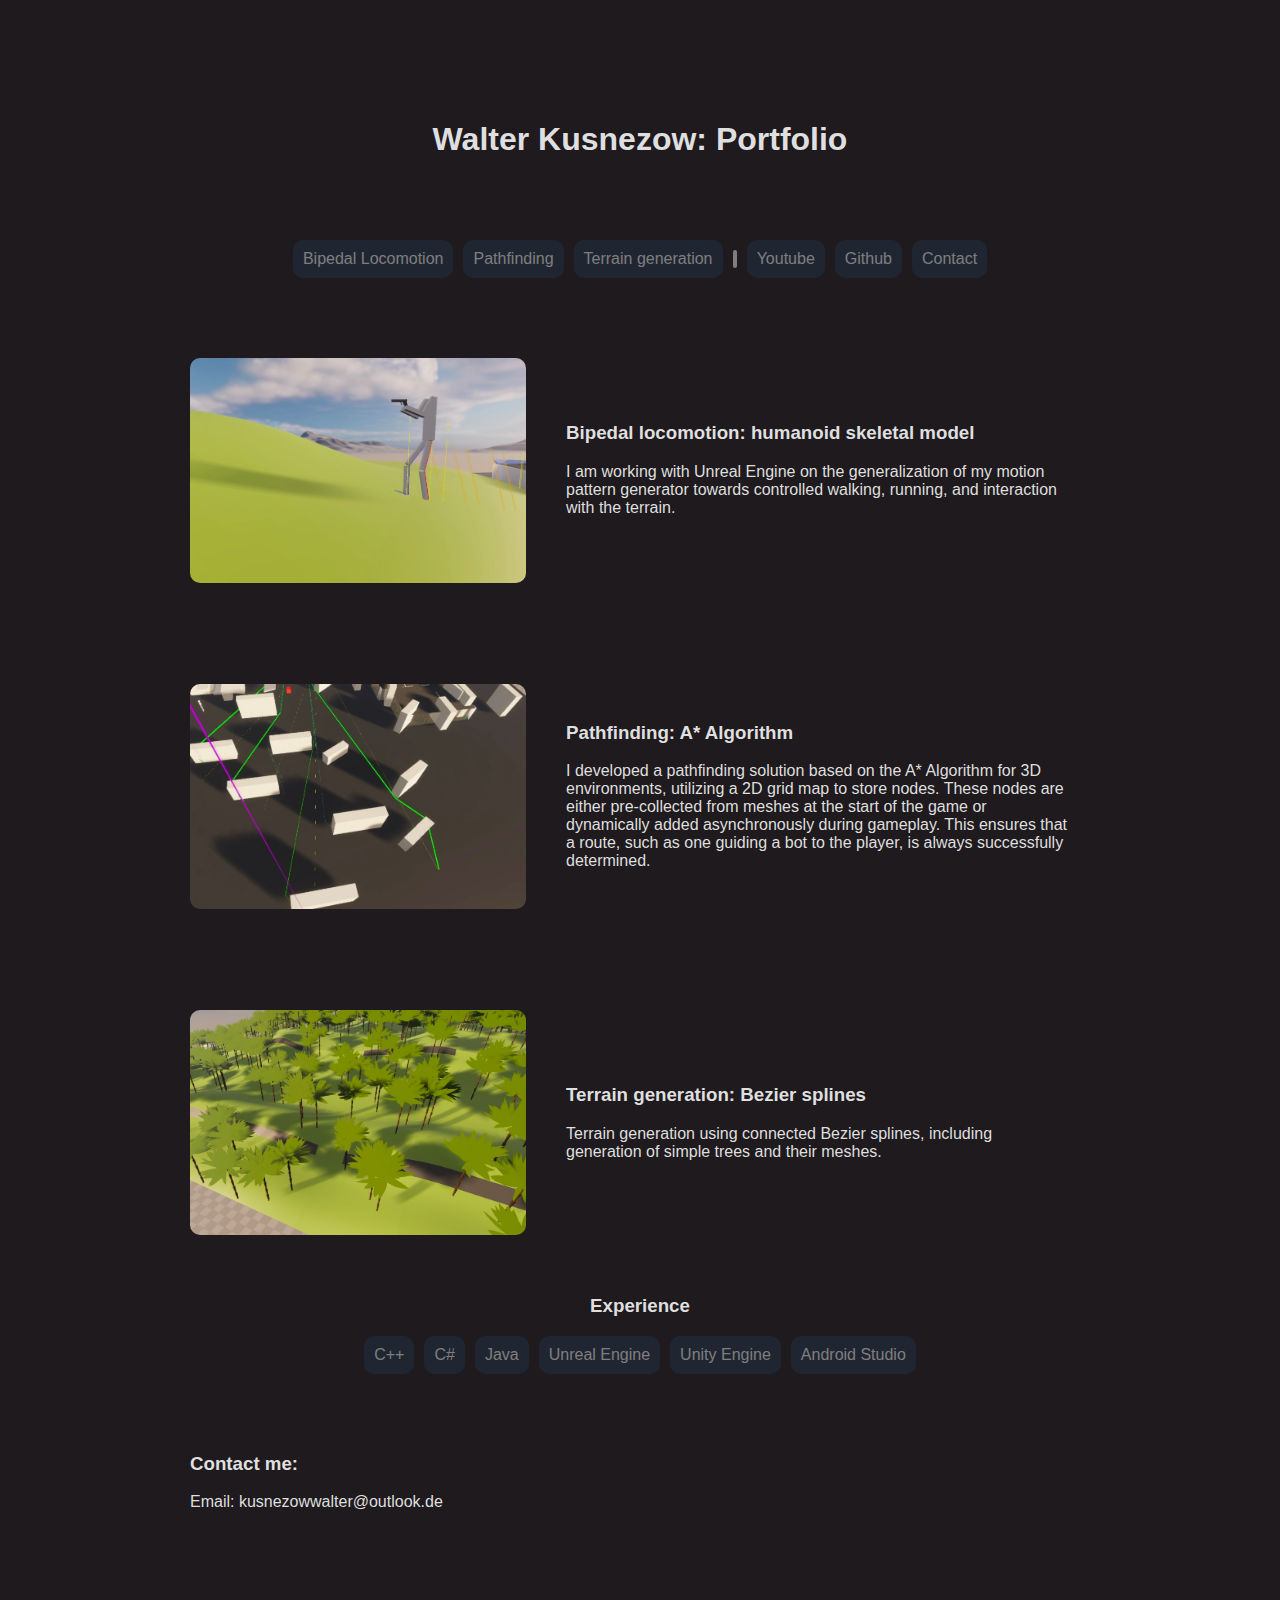
<file: index.html>
<!DOCTYPE html>
<html lang="de">
<head>
    <meta charset="UTF-8">
    <meta name="viewport" content="width=device-width, initial-scale=1.0">
    <title>Portfolio</title>
    <style>
        body {
            font-family: Arial, sans-serif;
            margin: 0;
            padding: 40px;
            background-color: #1E1A1D;
            text-align: center;
        }
        h1,h2,h3 {
            color: #dfdfdf;
        }
        h1{
            padding: 60px;
        }
        p, a{
            color: #dfdfdf;
            max-width: 600px;
            margin: 0 auto 20px;
        }

        .header {
            text-align: center;
        }

        .container {
            display: flex;
            align-items: center;
            align-content: top;
            max-width: 900px;
            margin: 20px auto;
            padding: 40px;
            text-align: left;
            gap: 20px;
        }

        @media (max-width: 768px) {
            .container {
                flex-direction: column; /* Stacks the items vertically */
                gap: 10px; /* Adjust the space between items if needed */
            }
        }

        .video-wrapper {
            position: relative;
            width: 400px;
            height: 225px;
        }

        #overlay-1{
            background: url('thumbnails/skeltonThumbnail.jpg') center/cover no-repeat;
            transition: background-size 1.0s ease, opacity 0.5s ease;;
            background-size: 100%;
            opacity: 1.0;
        }
        #overlay-2{
            background: url('thumbnails/pathfinderThumbnail.jpeg') center/cover no-repeat;
            transition: background-size 1.0s ease, opacity 0.5s ease;;
            background-size: 100%;
            opacity: 1.0;
        }
        #overlay-3{
            background: url('thumbnails/terrainThumbnail.jpg') center/cover no-repeat;
            transition: background-size 1.0s ease, opacity 0.5s ease;;
            background-size: 100%;
            opacity: 1.0;
        }

        #overlay-1:hover, #overlay-2:hover, #overlay-3:hover{
            background-size: 120%;
            opacity: 0.7;
        }

        .overlay{
            position: absolute;
            top: 0;
            left: 0;
            width: 100%;
            height: 100%;
            background: url('thumbnails/skeltonThumbnail.jpg') center/cover no-repeat;
            cursor: pointer;
            border-radius: 10px;
            transition: background-size 1.0s ease, opacity 0.5s ease;;
            background-size: 100%;
            opacity: 1.0;
        }

        .overlay:hover {
            background-size: 120%;
            opacity: 0.7;
        }

        iframe {
            width: 100%;
            height: 100%;
            border-radius: 10px;
            display: block;
        }

        .text {
            max-width: 600px;
            margin: 0 auto;
            padding: 20px;
        }


        .navbar {
            display: flex;
            justify-content: center; /* Centers the items horizontally */
            align-items: center;     /* Ensures items are vertically centered */
            width: 100%;             /* Make sure navbar takes the full width of the screen */
            gap: 10px;               /* Optional: Space between links */
            flex-wrap: wrap;
        }

        a, .button {
            text-decoration: none;
            color: #dfdfdf;
            border-radius: 10px;
            padding: 10px;
            background-color: #213245;
            transition: opacity 0.5s ease;
            opacity: 0.5;
            display: block; /* Ensures the background expands to content */
        }
        a:hover{
            opacity: 1.0;
        }
        
        .seperator{
            opacity: 0.5;
            display: block;
            border-radius: 10px;
            background-color: #dfdfdf;
        }



    </style>
</head>
<body>

    <h1>Walter Kusnezow: Portfolio</h1>
    
    <div class="navbar">
        <div class="jump">
            <a href="#block1">Bipedal Locomotion</a>
        </div>
        <div class="jump">
            <a href="#block2">Pathfinding</a>
        </div>
        <div class="jump">
            <a href="#block4">Terrain generation</a>
        </div>
        
        <div><p class="seperator">|</p></div>
        <div>
            <a href="https://www.youtube.com/@WalterKusnezow1" target="_blank" rel="noopener noreferrer">Youtube</a>
        </div>
        <div>
            <a href="https://github.com/WalterKusnezow03/" target="_blank" rel="noopener noreferrer">Github</a>
        </div>

        <div class="contact">
            <a href="#block3">Contact</a>
        </div>
    </div>
    

    <!-- SKELLETON -->
    <div class="container" id="block1">
        <div class="video-wrapper">
            <!-- Overlay zum Verdecken des Videos -->
            <div id="overlay-1" class="overlay" onclick="playVideo(1)"></div>

            <!-- YouTube Video -->
            <iframe id="video" 
                src="https://www.youtube.com/embed/aTw4VbIOjms?enablejsapi=1" 
                frameborder="0" 
                allow="accelerometer; autoplay; clipboard-write; encrypted-media; gyroscope; picture-in-picture; web-share"
                referrerpolicy="strict-origin-when-cross-origin" 
                allowfullscreen>
            </iframe>
        </div>

        <div class="text">
            <h3>Bipedal locomotion: humanoid skeletal model</h3>
            <p>
                I am working with Unreal Engine on the 
                generalization of my motion pattern generator
                towards controlled walking, running, 
                and interaction with the terrain.
            </p>
        </div>
    </div>


    <!-- PATH FINDER -->
    <div class="container" id="block2">
        <div class="video-wrapper">
            <!-- Overlay zum Verdecken des Videos -->
            <div id="overlay-2" class="overlay" onclick="playVideo(2)"></div>

            <!-- YouTube Video -->
            <iframe id="video2" src="https://www.youtube.com/embed/Vx3eUHKYpVY?si=Df2ehlMSKx3MKJBP" title="YouTube video player" frameborder="0" allow="accelerometer; autoplay; clipboard-write; encrypted-media; gyroscope; picture-in-picture; web-share" referrerpolicy="strict-origin-when-cross-origin" allowfullscreen></iframe>
        </div>

        <div class="text">
            <h3>Pathfinding: A* Algorithm</h3>
            <p>
                I developed a pathfinding solution based on the A* Algorithm for 3D environments, 
                utilizing a 2D grid map to store nodes. 
                These nodes are either pre-collected from meshes at the start of the game or 
                dynamically added asynchronously during gameplay. 
                This ensures that a route, such as one guiding a bot to the player, is always successfully determined.
            </p>
        </div>
    </div>

    <!-- TERRAIN -->
     <div class="container", id="block4">
        <div class="video-wrapper">
            <!-- Overlay zum Verdecken des Videos -->
            <div id="overlay-3" class="overlay" onclick="playVideo(3)"></div>

            <!-- YouTube Video-->
            <iframe id="video2" src="https://www.youtube.com/embed/KXvyhSmcU2Y" title="YouTube video player" frameborder="0" allow="accelerometer; autoplay; clipboard-write; encrypted-media; gyroscope; picture-in-picture; web-share" referrerpolicy="strict-origin-when-cross-origin" allowfullscreen></iframe>
             
        </div>

        <div class="text">
            <h3>Terrain generation: Bezier splines</h3>
            <p>
                Terrain generation using connected Bezier splines, including generation of simple trees and their meshes.
            </p>
        </div>

     </div>



    <div>
    <h3>Experience</h3>
    <div class="navbar" id="block4">
        <div class="button">C++</div>
        <div class="button">C#</div>
        <div class="button">Java</div>
        <div class="button">Unreal Engine</div>
        <div class="button">Unity Engine</div>
        <div class="button">Android Studio</div>
    </div>
    </div>

    <div class="container" id="block3">
        <div>
            <h3>Contact me:</h3>
            <p>Email: kusnezowwalter@outlook.de</p>
        </div>
    </div>





    <script src="https://www.youtube.com/iframe_api"></script>

    <script>
        let player;
        let players= [];
        let id = 0;

        // Wird aufgerufen, wenn die YouTube API vollständig geladen ist
        function onYouTubeIframeAPIReady() {
            player = new YT.Player('video', {
                events: {
                    'onStateChange': onPlayerStateChange
                }
            });
            players[1] = player;
            
            player = new YT.Player('video2', {
                events: {
                    'onStateChange': onPlayerStateChange
                }
            });
            players[2] = player;
            
            player = null;

        }

        // Funktion zum Überwachen des Video-Zustands
        function onPlayerStateChange(event) {
            if (event.data === YT.PlayerState.PLAYING) {
                console.log('Das Video wird abgespielt!');
            }
        }

        // Funktion zur Berechnung und Anzeige der verbleibenden Zeit
        function displayRemainingTime() {
            for(let i = 1; i < players.length; i++){
                if (players[i] != null) {
                    const currentTime = players[i].getCurrentTime(); // Aktuelle Zeit in Sekunden
                    const duration = players[i].getDuration(); // Gesamtdauer des Videos in Sekunden
                    const remainingTime = duration - currentTime; // Verbleibende Zeit

                    if(remainingTime < 1.0){
                        // Video zum Anfang zurücksetzen und neu starten
                        players[i].seekTo(0, true);  // Setzt das Video auf den Beginn
                        players[i].playVideo();      // Startet das Video neu
                        document.getElementById('overlay-' + i).style.display = 'block'; // Zeige das Overlay wieder an

                    }
                }
            }
            
        }

        // Funktion zum Starten des Videos
        function playVideo(num) {
            // Overlay ausblenden
            document.getElementById('overlay-' + num).style.display = 'none';
            
            // Video abspielen
            player = players[num];
            if (player) {
                player.playVideo();
                console.log('Das Video wird abgespielt.');
                id = num;
            }
        }

        // Wiederhole das Abrufen der verbleibenden Zeit alle 1 Sekunde
        setInterval(displayRemainingTime, 10);
    </script>

</body>
</html>
</file>
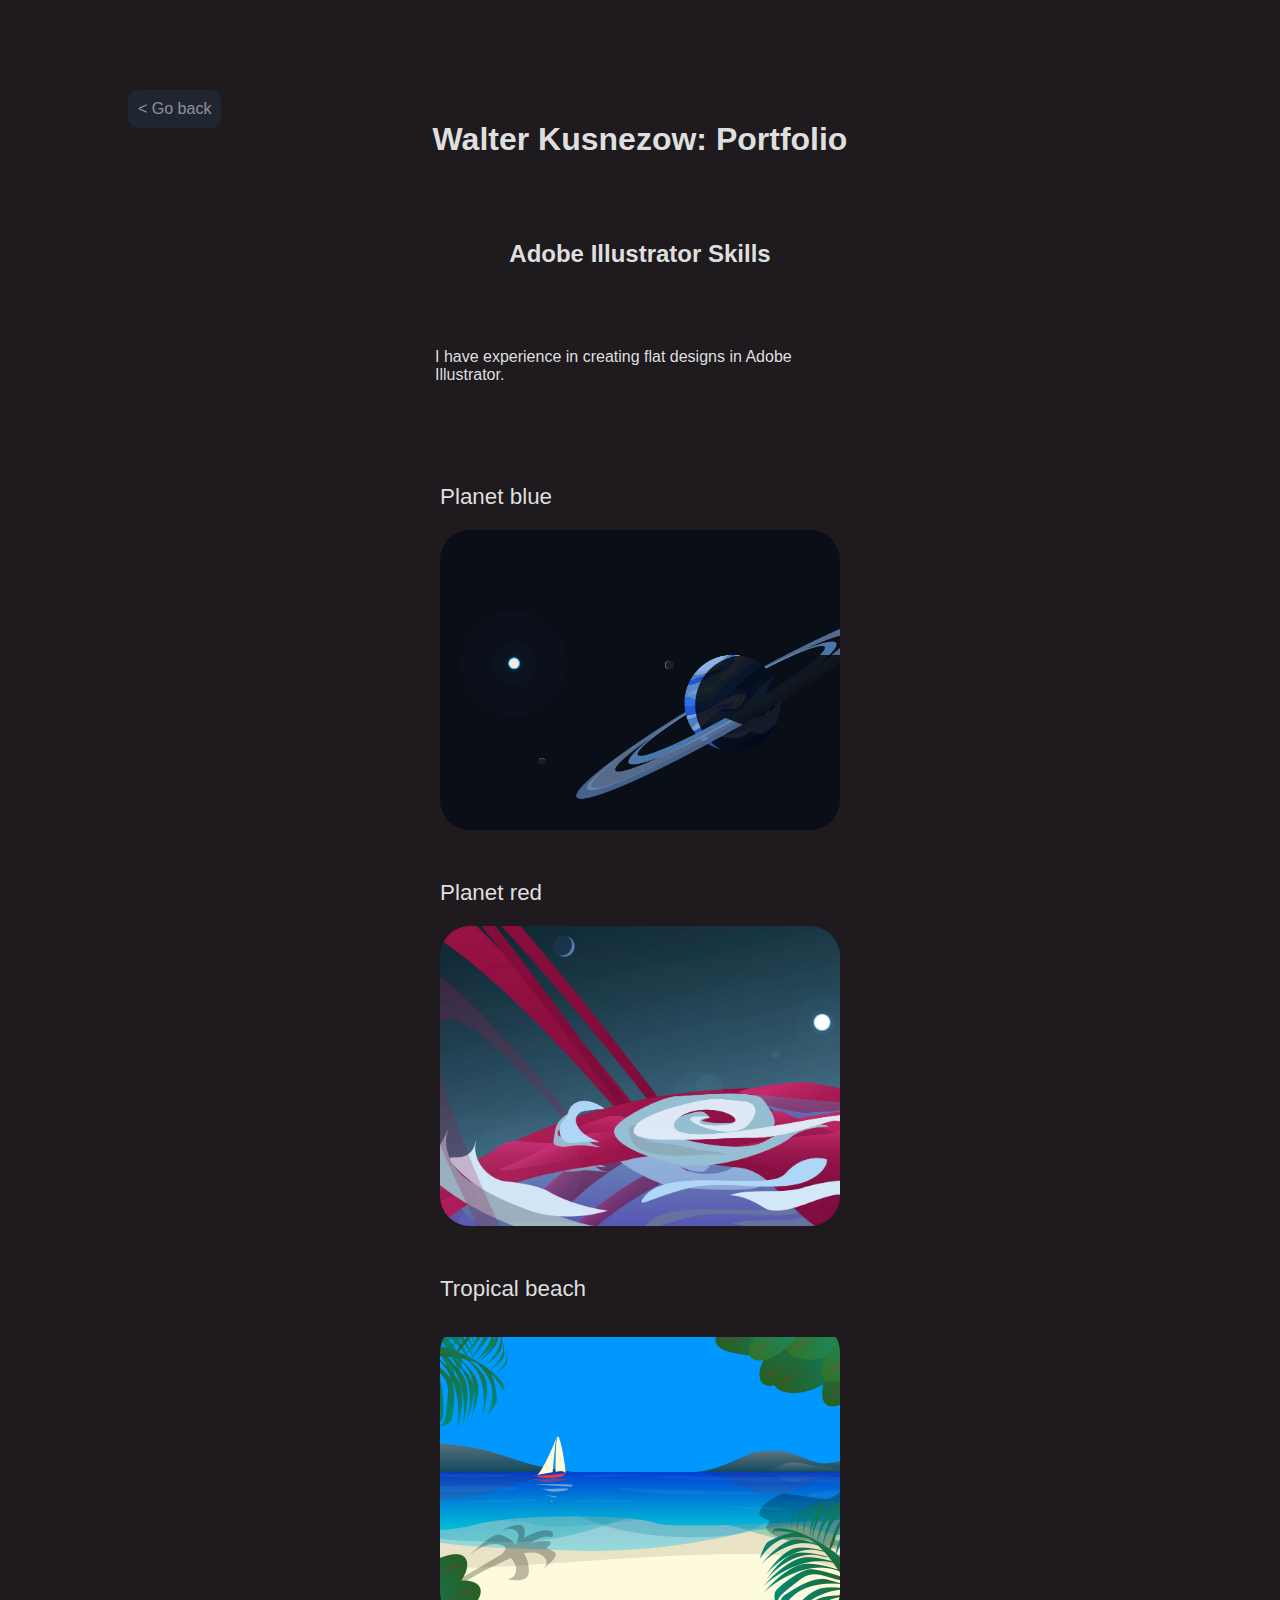
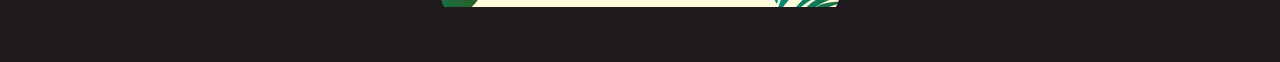
<file: adobeIllustrator.html>
<!DOCTYPE html>
<html lang="de">
<head>

    
    <link rel="stylesheet" href="css/style.css">
    <link rel="stylesheet" href="css/imageOverlays.css">
    <link rel="stylesheet" href="css/buttons.css">
    <link rel="stylesheet" href="css/adobeAi.css">
    <link rel="stylesheet" href="css/itembar.css">

    <meta charset="UTF-8">
    <meta name="viewport" content="width=device-width, initial-scale=1.0">
    <title>Portfolio</title>
    
</head>
<body>

    <div>
        <a class="goback" onclick="history.back(); return false;">&lt Go back</a>
    </div>

    <h1>Walter Kusnezow: Portfolio</h1>
    <h2>Adobe Illustrator Skills</h2>

    <div class="container", id="AI-block">
        <div class="text">
            <p>
                I have experience in creating flat designs in Adobe Illustrator.
            </p>
        </div>
    </div>

    <!--IMAGES ADDED DYNAMIC-->
    <div id="ImageHolder">
        <!-- <div class="image-wrapper">
            <!- - Overlay für bilder - ->
            <div class="overlay illustrationClass"></div>
        </div> -->
    </div>

    




    <script src="https://www.youtube.com/iframe_api"></script>

    <script>

        let images = [
            '/illustrations/aiplanet1.jpeg',
            '/illustrations/aiplanet2.jpeg',
            '/illustrations/aibeach.png'
        ];
        let titles = [
            'Planet blue',
            'Planet red',
            'Tropical beach'
        ];



        function loadImages(){
            for(let i = 0; i < images.length; i++){
                

                let overlayId = "ImageId" + i;

                document.getElementById("ImageHolder").innerHTML += `
                    
                    <div>
                        <!-- title -->
                        <p class="title">${titles[i]}</p>
                        <!-- Overlay für bilder -->
                        <div class="overlayImage" id="${overlayId}"></div>
                    </div>
                   
                `;
                //div class="overlay illustrationClass" id="${overlayId}"></div>
                
                //set image 
                const overlay = document.getElementById(overlayId);
                overlay.style.backgroundImage = `url('${images[i]}')`;
            }
        }
        loadImages();


    </script>
    




</body>
</file>
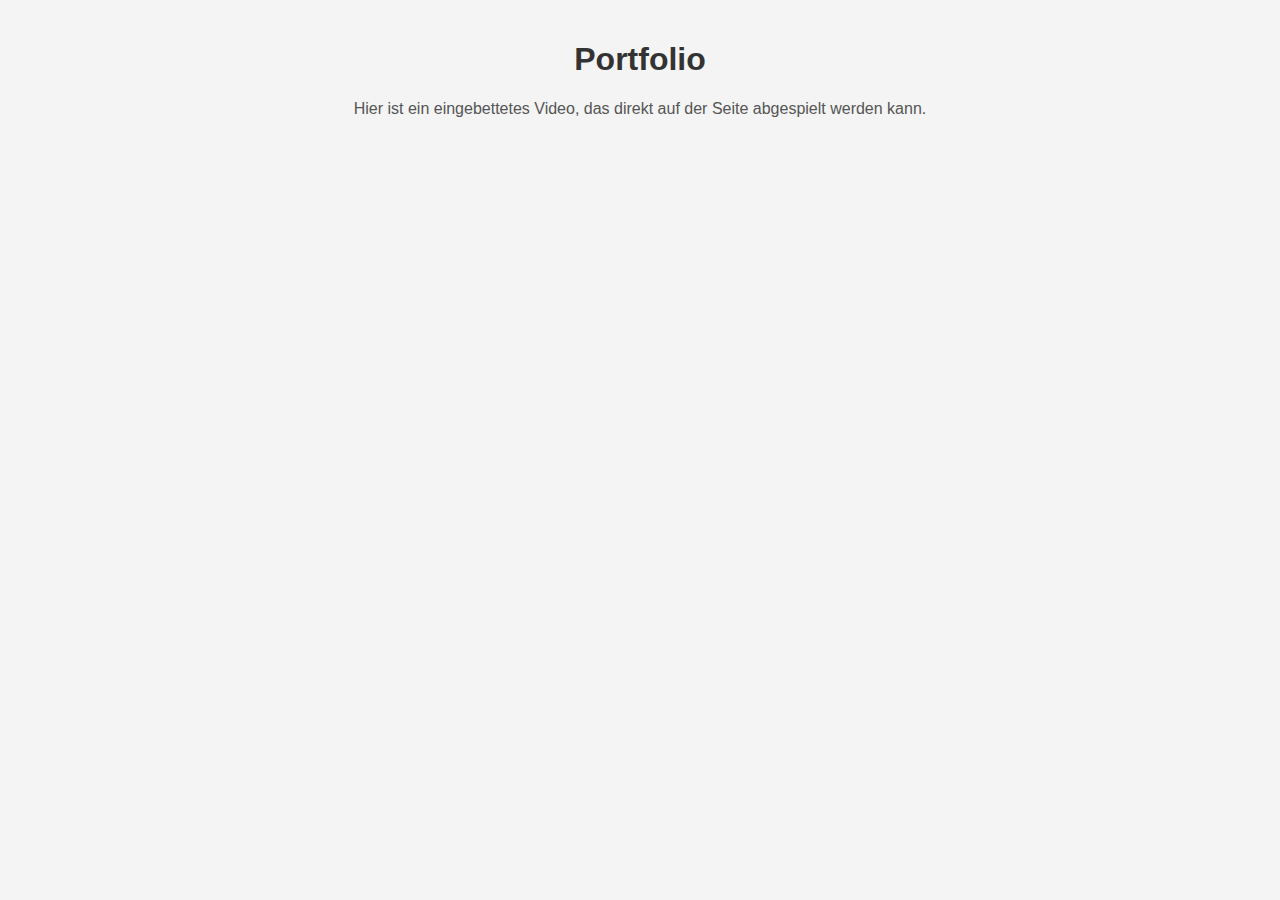
<file: portfolio.html>
<!DOCTYPE html>
<html>
<head>
    <meta charset="UTF-8">
    <meta name="viewport" content="width=device-width, initial-scale=1.0">
    <title>Meine Video-Seite</title>
    <style>
        body {
            font-family: Arial, sans-serif;
            margin: 0;
            padding: 20px;
            background-color: #f4f4f4;
            text-align: center;
        }
        h1 {
            color: #333;
        }
        p {
            color: #555;
            max-width: 600px;
            margin: 0 auto 20px;
        }
        video {
            width: 80%;
            max-width: 800px;
            border-radius: 10px;
            box-shadow: 0 4px 8px rgba(0, 0, 0, 0.2);
        }
    </style>
</head>
<body>

    <h1>Portfolio</h1>
    
    <p>Hier ist ein eingebettetes Video, das direkt auf der Seite abgespielt werden kann.</p>

    <iframe width="800" height="450" src="https://youtu.be/aTw4VbIOjms?si=Jb6cFSWVcDgG78DW" frameborder="0" allowfullscreen>
    
    </iframe>

</body>
</html>
</file>
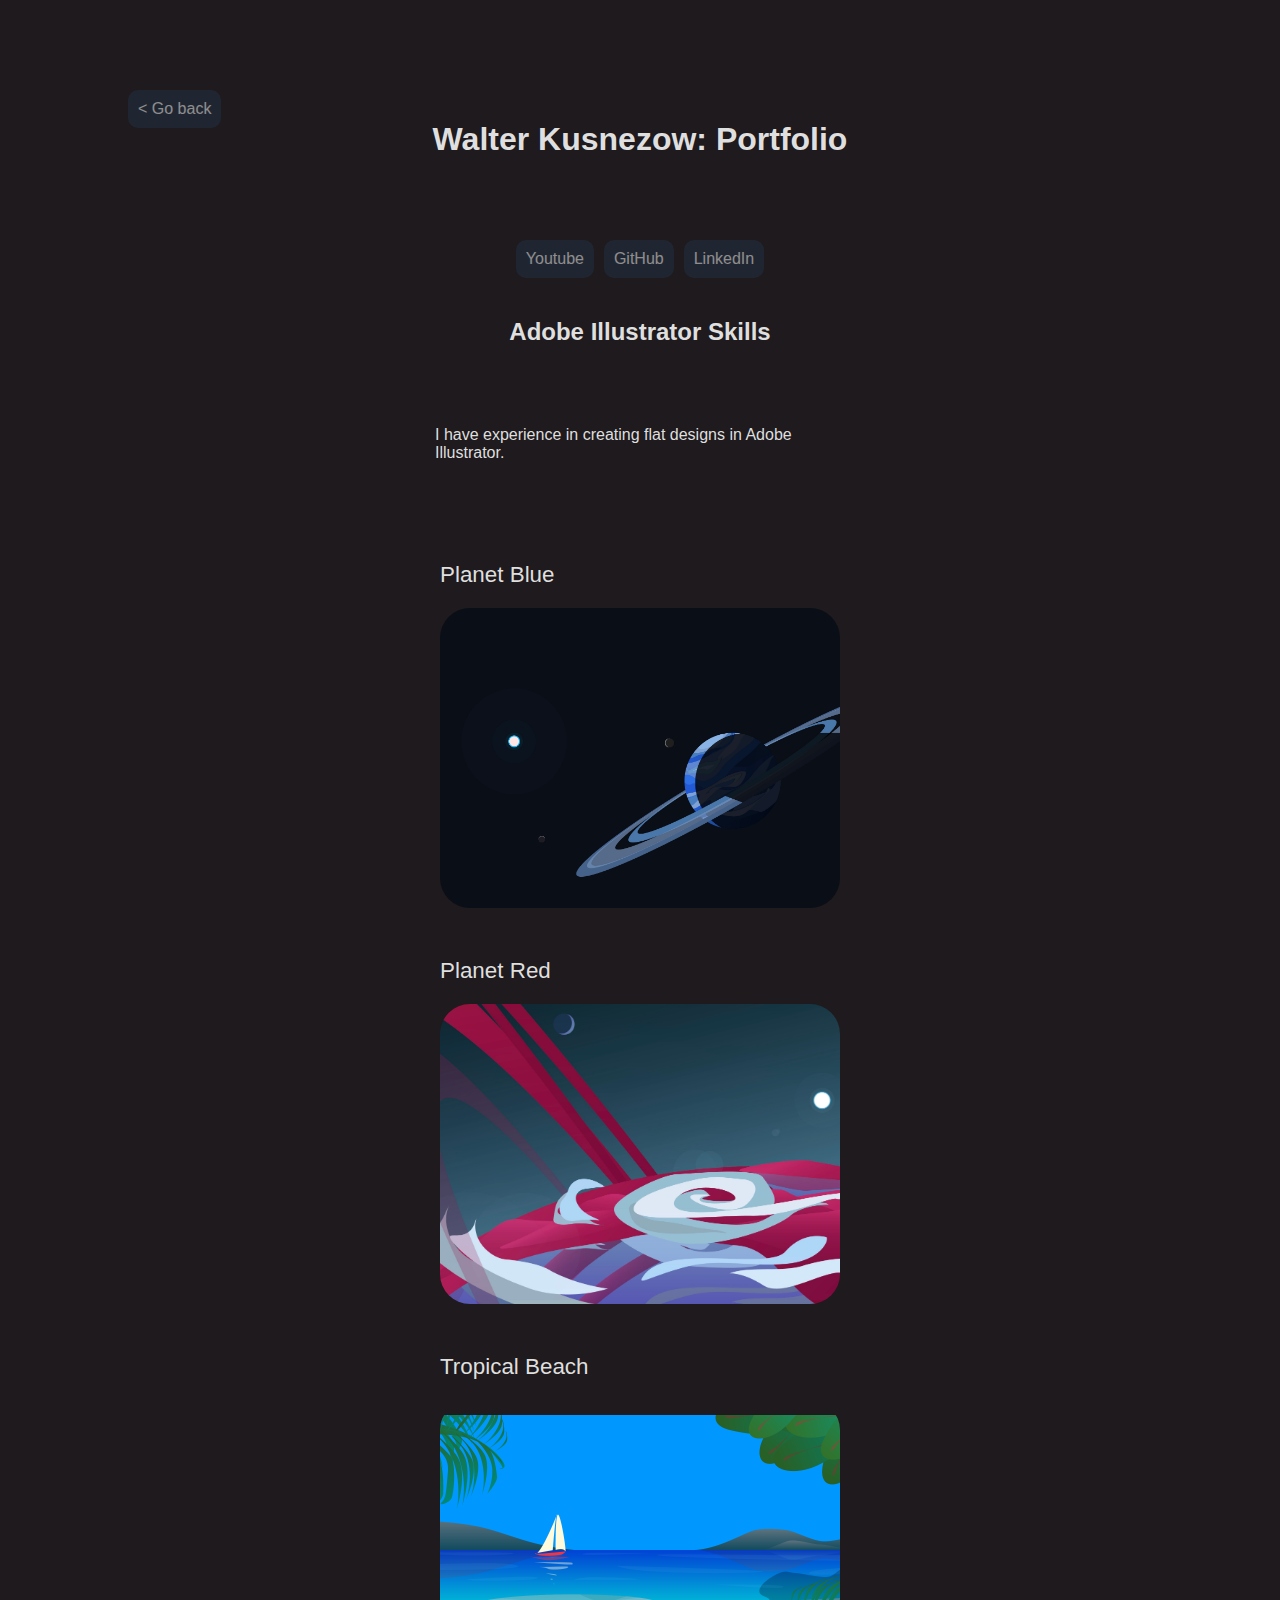
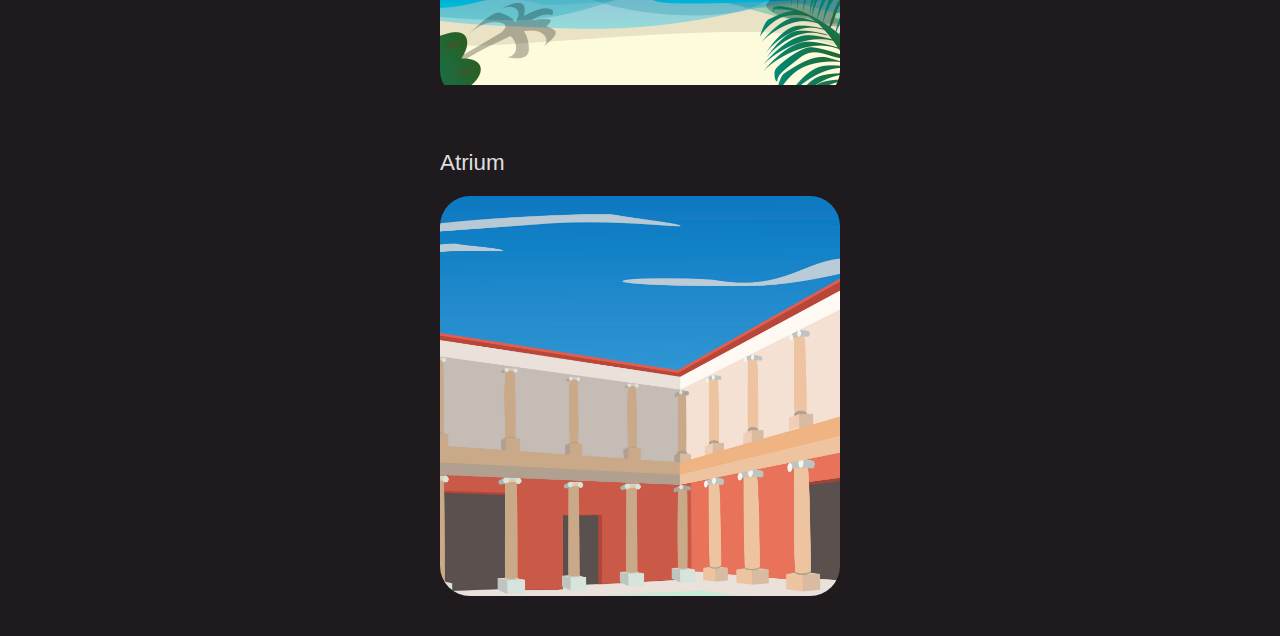
<file: subPage_adobeIllustrator.html>
<!DOCTYPE html>
<html lang="de">
<head>

    
    <link rel="stylesheet" href="css/style.css">
    <link rel="stylesheet" href="css/imageOverlays.css">
    <link rel="stylesheet" href="css/buttons.css">
    <link rel="stylesheet" href="css/adobeAi.css">
    <link rel="stylesheet" href="css/itembar.css">

    <meta charset="UTF-8">
    <meta name="viewport" content="width=device-width, initial-scale=1.0">
    <title>Portfolio</title>
    
</head>
<body>

    <div class>
        <a class="goback" onclick="history.back(); return false;">&lt Go back</a>
    </div>

    <!--Nav Top Generated automatically-->
    
    <h2>Adobe Illustrator Skills</h2>

    <div class="container", id="AI-block">
        <div class="text">
            <p>
                I have experience in creating flat designs in Adobe Illustrator.
            </p>
        </div>
    </div>

    <!--IMAGES ADDED DYNAMIC-->
    <div id="ImageHolder">
        <!-- <div class="image-wrapper">
            <!- - Overlay für bilder - ->
            <div class="overlay illustrationClass"></div>
        </div> -->
    </div>

    




    <script src="https://www.youtube.com/iframe_api"></script>


    <!-- CREATE NAV BAR AND NAME-->
    <script src="JSHelper/main/TopGenerate.js"></script>
    <script src="JSHelper/main/ImagesGenerate.js"></script>

    <script>
        /*
        overlayImageLandscape
        overlayImageSquare
        overlayImageVertical
        
        */
        let dataIn= [
            ["Planet Blue", 'illustrations/aiplanet1.jpeg', "Landscape"], // Name of item, Link
            ["Planet Red", 'illustrations/aiplanet2.jpeg', "Landscape"],
            ["Tropical Beach", 'illustrations/aibeach.png', "Landscape"],
            ["Atrium", 'illustrations/aiatrium.jpeg',"Square"] //todo here: square image, vertical image!
        ];
        let elementIdForImages = "ImageHolder";

        //put tuples with: [title, imagePath]
        ImagesGenerate.GenerateImagesWithTitle(dataIn, elementIdForImages);

    </script>

    <!--
    <script>

        let images = [
            'illustrations/aiplanet1.jpeg',
            'illustrations/aiplanet2.jpeg',
            'illustrations/aibeach.png'
        ];
        let titles = [
            'Planet blue',
            'Planet red',
            'Tropical beach'
        ];



        function loadImages(){
            for(let i = 0; i < images.length; i++){
                

                let overlayId = "ImageId" + i;

                document.getElementById("ImageHolder").innerHTML += `
                    
                    <div>
                        <!- - title - ->
                        <p class="title">${titles[i]}</p>
                        <!- - Overlay für bilder - ->
                        <div class="overlayImage" id="${overlayId}"></div>
                    </div>
                   
                `;
                //div class="overlay illustrationClass" id="${overlayId}"></div>
                
                //set image 
                const overlay = document.getElementById(overlayId);
                overlay.style.backgroundImage = `url('${images[i]}')`;
            }
        }
        loadImages();


    </script>
    -->




</body>
</file>
<file: css/style.css>
body {
    font-family: Arial, sans-serif;
    margin: 0;
    padding: 40px;
    background-color: #1E1A1D;
    text-align: center;
}
h1,h2,h3,h4,h5,h6 {
    color: #dfdfdf;
}
h1{
    padding: 60px;
}

/*Text color*/
p, a{
    color: #dfdfdf;
    max-width: 600px;
    margin: 0 auto 20px;
}


.header {
    text-align: center;
}

.container {
    display: flex;
    align-items: center;
    align-content: top;
    max-width: 900px;
    margin: 20px auto;
    padding: 40px;
    text-align: left;
    gap: 20px;
}

@media (max-width: 768px) {
    .container {
        flex-direction: column; /* Stacks the items vertically */
        gap: 10px; /* Adjust the space between items if needed */
    }
}

.video-wrapper {
    position: relative;
    width: 600px;
    height: 260px;
}
/** IMAGE WRAPPER */

.image-wrapper {
    position: relative;
    width: 400px;
    height: 225px;
    transition: transform 0.5s ease-in-out;
    transform-origin: center center; /* scale from center */
    z-index: 1; /* so it appears above other elements */        
}

/* Hover-Effekt: zentriert und vergrößert */
/* Hover: vergrößern und verschieben 
@media (min-width: 768px) {
    .image-wrapper:hover {
        transform: scale(2) translate(0, 0); 
        z-index: 10;
    }
}*/





iframe {
    width: 100%;
    height: 100%;
    border-radius: 10px;
    display: block;
}

.text {
    max-width: 410px;
    margin: 0 auto;
    padding: 20px;
}
</file>
<file: css/imageOverlays.css>
/*BMW OVERLAY*/
#overlay-0{
    background: url('/thumbnails/sim.jpg')center/cover no-repeat;
    transition: background-size 1.0s ease, opacity 0.5s ease;;
    background-size: 100%;
    opacity: 1.0;
}

/*Bipedal Locomotion Overlay*/
#overlay-1{
    background: url('/thumbnails/skeltonThumbnail.jpg') center/cover no-repeat;
    transition: background-size 1.0s ease, opacity 0.5s ease;;
    background-size: 100%;
    opacity: 1.0;
}

/*Pathfinder Overlay*/
#overlay-2{
    background: url('/thumbnails/pathfinderThumbnail.jpeg') center/cover no-repeat;
    transition: background-size 1.0s ease, opacity 0.5s ease;;
    background-size: 100%;
    opacity: 1.0;
}

/*Terrain Overlay*/
#overlay-3{
    background: url('/thumbnails/terrainThumbnail.jpg') center/cover no-repeat;
    transition: background-size 1.0s ease, opacity 0.5s ease;;
    background-size: 100%;
    opacity: 1.0;
}

/*Adobe illustrator Overlay*/
#overlay-adobeillustrator{
    background: url('/thumbnails/terrainThumbnail.jpg') center/cover no-repeat;
    transition: background-size 1.0s ease;
    background-size: 100%;
    /*opacity: 1.0;*/
    opacity: 1.0;
}


#overlay-0:hover, #overlay-1:hover, #overlay-2:hover, #overlay-3:hover{
    background-size: 120%;
    opacity: 0.7;
}

/*Default overlay class*/
.overlay{
    position: absolute;
    top: 0;
    left: 0;
    width: 100%;
    height: 100%;
    background: url('thumbnails/skeltonThumbnail.jpg') center/cover no-repeat;
    cursor: pointer;
    border-radius: 10px;
    transition: background-size 1.0s ease, opacity 0.5s ease;;
    background-size: 100%;
    opacity: 1.0;
}




.fullImageOverlay{
    display: block;
}
</file>
<file: css/buttons.css>
/*BLUE BUTTONS*/
a, .button {
    text-decoration: none;
    color: #ffffff;
    border-radius: 10px;
    padding: 10px;
    background-color: #213245;
    transition: opacity 0.5s ease;
    opacity: 0.5;
    display: block; /* Ensures the background expands to content */
    white-space: nowrap;   /* Kein Zeilenumbruch */
}
a:hover{
    opacity: 1.0;
}

/*Fake button*/
.skillbutton{
    text-decoration: none;
    color: #a0c6ff;
    border-radius: 10px;
    padding: 10px;
    background-color: #213245;
    transition: opacity 0.5s ease;
    opacity: 0.5;
    display: block; /* Ensures the background expands to content */
}





.goback{
    position: absolute;
    top: 10%;
    left: 10%;
    z-index: 10;
}





/*INTERACT BUTTONS LEFT RIGHT*/
.buttonStyle {
    user-select: none; /*no marker text!*/

    position: absolute;       /* Jetzt über dem Bild positioniert */
    top: 97px;                 /* Vertikal zentriert */
    
    z-index: 10;
    
    width: 30px;              /* Button-Größe */
    height: 30px;
    border-radius: 50%;       /* macht den Button rund */
    background-color: #181e224e;/* Hintergrundfarbe */
    color: white;             /* Pfeilfarbe */
    border: none;
    cursor: pointer;
    font-size: 20px;          /* Pfeilgröße */
    display: flex;
    justify-content: center;  /* Pfeil zentrieren */
    align-items: center;
    transition: background-color 0.3s ease;
}
.buttonStyle.left {
    left: 5px; /* Oder ein anderer Abstand vom linken Rand */
}

.buttonStyle.right {
    right: 5px; /* Abstand vom rechten Rand */
}
</file>
<file: css/adobeAi.css>
#ImageHolder {
    display: flex;
    flex-direction: column; /* statt row */
    align-items: center;    /* optional: zentriert */
    gap: 50px;              /* Abstand zwischen Bildern */
}

.overlayImage{
    position: relative;
    top: 0;
    left: 0;
    width: 400px;
    height: 300px;
    background: url('thumbnails/skeltonThumbnail.jpg') center/cover no-repeat;
    cursor: pointer;
    border-radius: 30px;
    transition: background-size 1.0s ease, opacity 0.5s ease;;
    /*background-size: 140%;*/
    background-size: 120%;
    opacity: 1.0;
}

.overlayImageAuto{
    width: 400px;
    height: 300px;
}

.overlayImageLandscape {
    width: 400px;
    height: 300px;
}

.overlayImageSquare {
    width: 400px;
    height: 400px;
}

.overlayImageVertical {
    width: 300px;
    height: 500px;
}








.title{
    bottom: 10px;
    display: flex;
    flex-direction: row; /* statt row */
    align-items: left;
    font-size: 1.4rem; /* oder z.B. 24px */
}
</file>
<file: css/itembar.css>
.barHorizontal {
    display: flex;
    flex-direction: row;
    width: 100%;             /* Make sure navbar takes the full width of the screen */
    gap: 10px;               /* Optional: Space between links */
    flex-wrap: wrap;
}

.barVertical{
    display: flex;
    flex-direction: column;
    width: auto;             /* Make sure navbar takes the full width of the screen, 100%*/
    gap: 10px;               /* Optional: Space between links */
    flex-wrap: wrap;
}

.barVerticalCentered{
    display: flex;
    align-content: center;
    flex-direction: column;
    width: 100%;             /* Make sure navbar takes the full width of the screen */
    gap: 10px;               /* Optional: Space between links */
    flex-wrap: wrap;
}



.navbar {
    display: flex;
    justify-content: center; /* Centers the items horizontally */
    align-items: center;     /* Ensures items are vertically centered */
    width: 100%;             /* Make sure navbar takes the full width of the screen */
    gap: 10px;               /* Optional: Space between links */
    flex-wrap: wrap;
}



.seperator{
    opacity: 0.5;
    display: block;
    border-radius: 10px;
    background-color: #dfdfdf;
}
</file>
